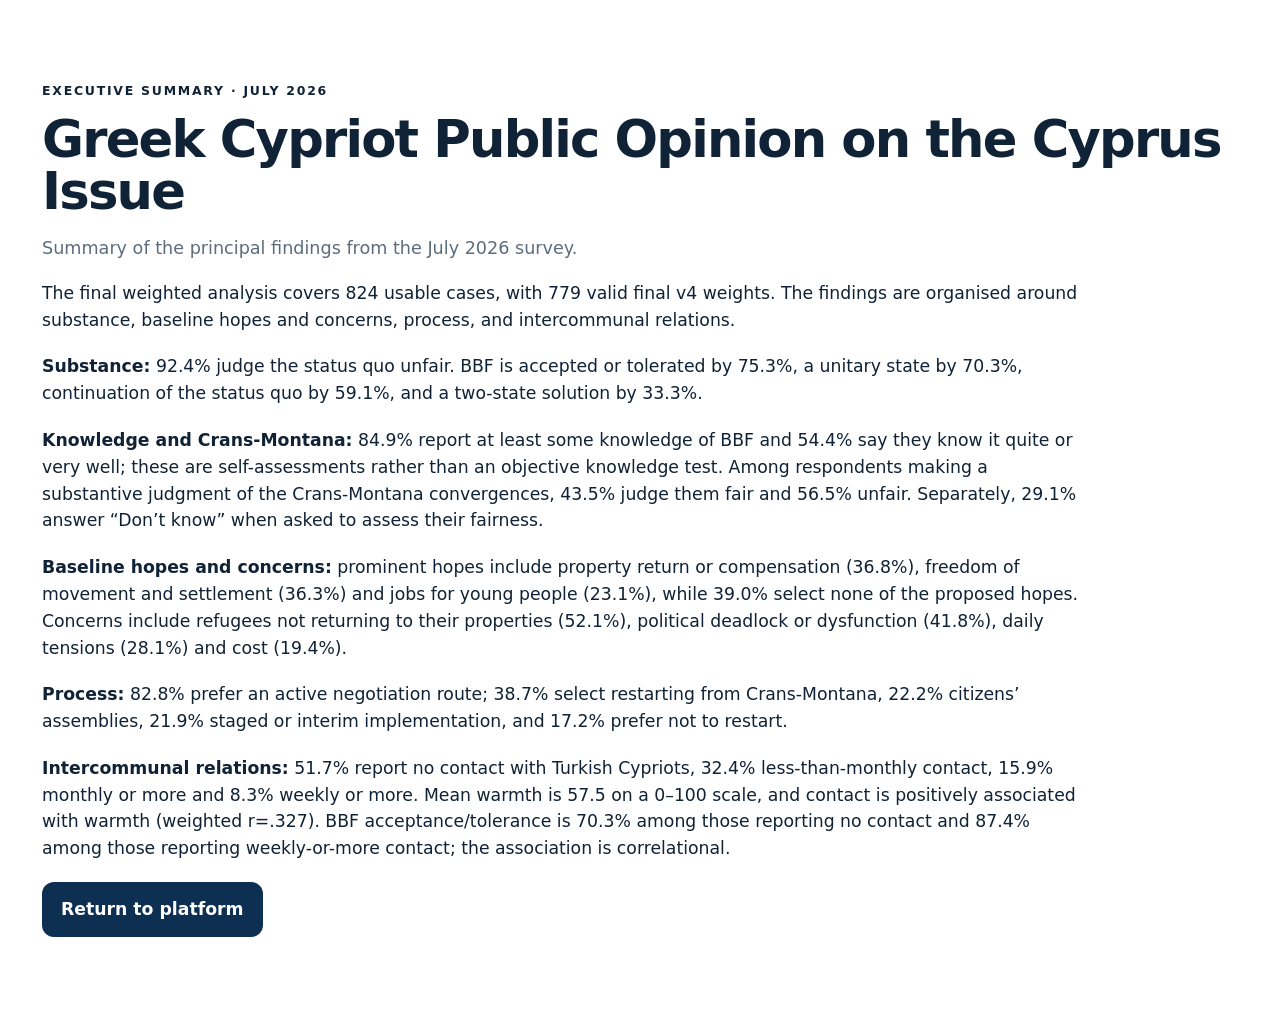
<file: reports/executive-summary.html>
<!doctype html><html><head><meta charset="utf-8"><meta name="viewport" content="width=device-width,initial-scale=1"><title>Executive Summary · July 2026</title><link rel="stylesheet" href="../assets/observatory-v5.css?v=20260810-public3"></head><body><main class="section"><div class="section-heading"><span class="kicker">Executive Summary · July 2026</span><h2>Greek Cypriot Public Opinion on the Cyprus Issue</h2><p>Summary of the principal findings from the July 2026 survey.</p></div><div class="report-copy"><p>The final weighted analysis covers 824 usable cases, with 779 valid final v4 weights. The findings are organised around substance, baseline hopes and concerns, process, and intercommunal relations.</p><p><strong>Substance:</strong> 92.4% judge the status quo unfair. BBF is accepted or tolerated by 75.3%, a unitary state by 70.3%, continuation of the status quo by 59.1%, and a two-state solution by 33.3%.</p><p><strong>Knowledge and Crans-Montana:</strong> 84.9% report at least some knowledge of BBF and 54.4% say they know it quite or very well; these are self-assessments rather than an objective knowledge test. Among respondents making a substantive judgment of the Crans-Montana convergences, 43.5% judge them fair and 56.5% unfair. Separately, 29.1% answer “Don’t know” when asked to assess their fairness.</p><p><strong>Baseline hopes and concerns:</strong> prominent hopes include property return or compensation (36.8%), freedom of movement and settlement (36.3%) and jobs for young people (23.1%), while 39.0% select none of the proposed hopes. Concerns include refugees not returning to their properties (52.1%), political deadlock or dysfunction (41.8%), daily tensions (28.1%) and cost (19.4%).</p><p><strong>Process:</strong> 82.8% prefer an active negotiation route; 38.7% select restarting from Crans-Montana, 22.2% citizens’ assemblies, 21.9% staged or interim implementation, and 17.2% prefer not to restart.</p><p><strong>Intercommunal relations:</strong> 51.7% report no contact with Turkish Cypriots, 32.4% less-than-monthly contact, 15.9% monthly or more and 8.3% weekly or more. Mean warmth is 57.5 on a 0–100 scale, and contact is positively associated with warmth (weighted r=.327). BBF acceptance/tolerance is 70.3% among those reporting no contact and 87.4% among those reporting weekly-or-more contact; the association is correlational.</p><p><a class="btn primary" href="../index.html">Return to platform</a></p></div></main></body></html>
</file>
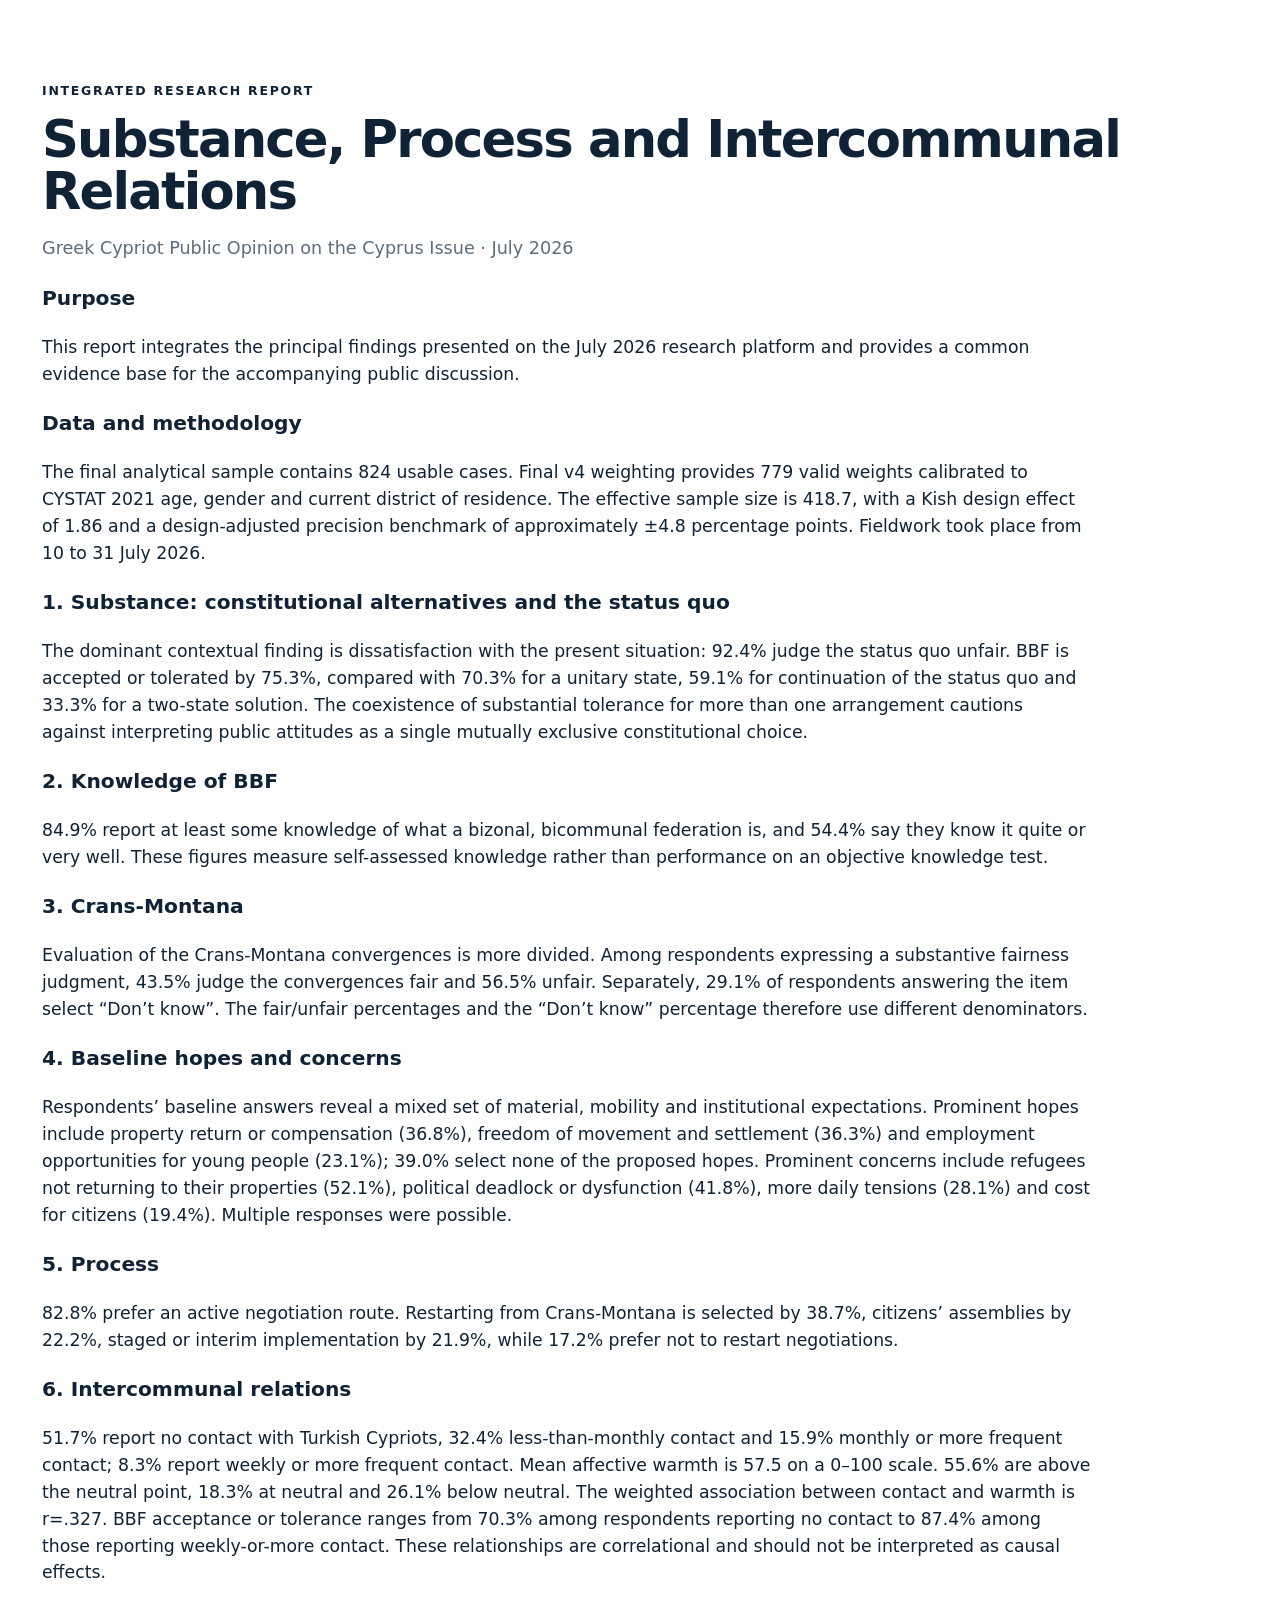
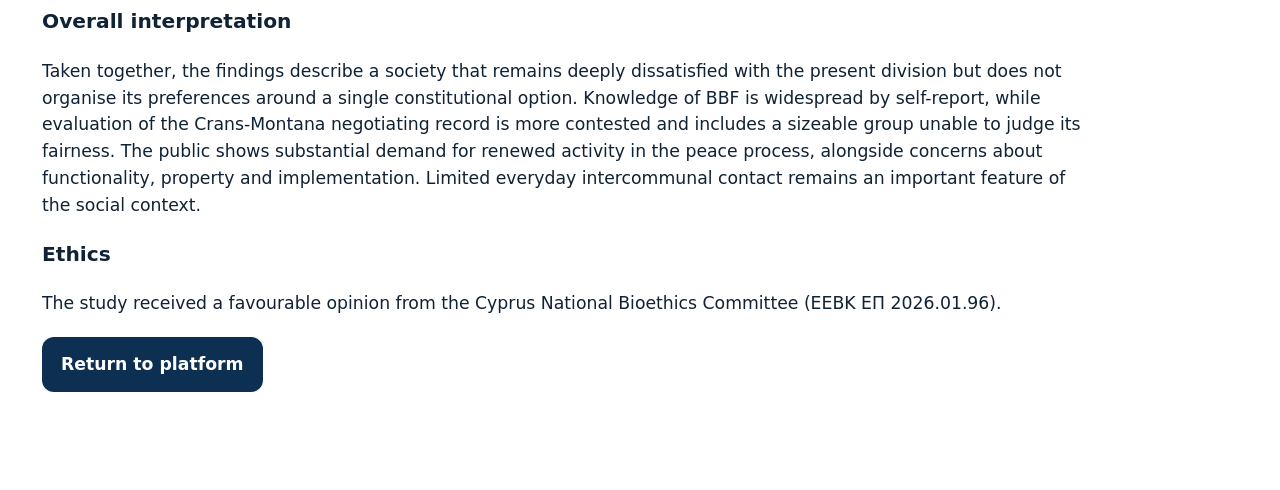
<file: reports/integrated-research-report.html>
<!doctype html><html><head><meta charset="utf-8"><meta name="viewport" content="width=device-width,initial-scale=1"><title>Integrated Research Report · July 2026</title><link rel="stylesheet" href="../assets/observatory-v5.css?v=20260810-public3"></head><body><main class="section"><div class="section-heading"><span class="kicker">Integrated Research Report</span><h2>Substance, Process and Intercommunal Relations</h2><p>Greek Cypriot Public Opinion on the Cyprus Issue · July 2026</p></div><div class="report-copy"><h3>Purpose</h3><p>This report integrates the principal findings presented on the July 2026 research platform and provides a common evidence base for the accompanying public discussion.</p><h3>Data and methodology</h3><p>The final analytical sample contains 824 usable cases. Final v4 weighting provides 779 valid weights calibrated to CYSTAT 2021 age, gender and current district of residence. The effective sample size is 418.7, with a Kish design effect of 1.86 and a design-adjusted precision benchmark of approximately ±4.8 percentage points. Fieldwork took place from 10 to 31 July 2026.</p><h3>1. Substance: constitutional alternatives and the status quo</h3><p>The dominant contextual finding is dissatisfaction with the present situation: 92.4% judge the status quo unfair. BBF is accepted or tolerated by 75.3%, compared with 70.3% for a unitary state, 59.1% for continuation of the status quo and 33.3% for a two-state solution. The coexistence of substantial tolerance for more than one arrangement cautions against interpreting public attitudes as a single mutually exclusive constitutional choice.</p><h3>2. Knowledge of BBF</h3><p>84.9% report at least some knowledge of what a bizonal, bicommunal federation is, and 54.4% say they know it quite or very well. These figures measure self-assessed knowledge rather than performance on an objective knowledge test.</p><h3>3. Crans-Montana</h3><p>Evaluation of the Crans-Montana convergences is more divided. Among respondents expressing a substantive fairness judgment, 43.5% judge the convergences fair and 56.5% unfair. Separately, 29.1% of respondents answering the item select “Don’t know”. The fair/unfair percentages and the “Don’t know” percentage therefore use different denominators.</p><h3>4. Baseline hopes and concerns</h3><p>Respondents’ baseline answers reveal a mixed set of material, mobility and institutional expectations. Prominent hopes include property return or compensation (36.8%), freedom of movement and settlement (36.3%) and employment opportunities for young people (23.1%); 39.0% select none of the proposed hopes. Prominent concerns include refugees not returning to their properties (52.1%), political deadlock or dysfunction (41.8%), more daily tensions (28.1%) and cost for citizens (19.4%). Multiple responses were possible.</p><h3>5. Process</h3><p>82.8% prefer an active negotiation route. Restarting from Crans-Montana is selected by 38.7%, citizens’ assemblies by 22.2%, staged or interim implementation by 21.9%, while 17.2% prefer not to restart negotiations.</p><h3>6. Intercommunal relations</h3><p>51.7% report no contact with Turkish Cypriots, 32.4% less-than-monthly contact and 15.9% monthly or more frequent contact; 8.3% report weekly or more frequent contact. Mean affective warmth is 57.5 on a 0–100 scale. 55.6% are above the neutral point, 18.3% at neutral and 26.1% below neutral. The weighted association between contact and warmth is r=.327. BBF acceptance or tolerance ranges from 70.3% among respondents reporting no contact to 87.4% among those reporting weekly-or-more contact. These relationships are correlational and should not be interpreted as causal effects.</p><h3>Overall interpretation</h3><p>Taken together, the findings describe a society that remains deeply dissatisfied with the present division but does not organise its preferences around a single constitutional option. Knowledge of BBF is widespread by self-report, while evaluation of the Crans-Montana negotiating record is more contested and includes a sizeable group unable to judge its fairness. The public shows substantial demand for renewed activity in the peace process, alongside concerns about functionality, property and implementation. Limited everyday intercommunal contact remains an important feature of the social context.</p><h3>Ethics</h3><p>The study received a favourable opinion from the Cyprus National Bioethics Committee (ΕΕΒΚ ΕΠ 2026.01.96).</p><p><a class="btn primary" href="../index.html">Return to platform</a></p></div></main></body></html>
</file>
<file: assets/observatory-v5.css>
:root{--navy:#153b60;--navy2:#0d2f52;--teal:#1f8f96;--ink:#102235;--muted:#5d6c7d;--line:#d8e0e8;--alt:#f4f7f9;--gold:#e7ad22;--radius:18px;--shadow:0 12px 30px rgba(12,36,60,.08)}*{box-sizing:border-box}html{scroll-behavior:smooth;scroll-padding-top:90px}body{margin:0;color:var(--ink);font-family:Inter,ui-sans-serif,system-ui,-apple-system,"Segoe UI",Arial,sans-serif;line-height:1.55}.site-header{position:sticky;top:0;z-index:50;background:var(--navy);color:#fff}.header-inner{max-width:1500px;margin:auto;min-height:70px;padding:8px 28px;display:flex;align-items:center;gap:28px}.brand{color:#fff;text-decoration:none;font-weight:900;white-space:nowrap}.primary-nav{display:flex;gap:18px;overflow-x:auto}.primary-nav a{color:#e8f0f6;text-decoration:none;font-size:.9rem;white-space:nowrap}.hero{background:linear-gradient(115deg,#123a60,#1e6f88 53%,#249a96);color:#fff;min-height:620px;display:flex;align-items:center}.hero-inner{max-width:1360px;margin:auto;padding:90px 48px}.eyebrow,.kicker,.chapter-number{font-size:.78rem;letter-spacing:.14em;text-transform:uppercase;font-weight:900}.hero h1{max-width:1250px;margin:.35em 0 .25em;font-size:clamp(3rem,6vw,6.6rem);line-height:.95;letter-spacing:-.05em}.hero-subtitle{font-size:clamp(1.4rem,2.3vw,2.3rem)}.hero-note{max-width:1050px;border-left:4px solid var(--gold);padding-left:18px;font-size:1.1rem}.hero-actions,.actions{display:flex;gap:14px;flex-wrap:wrap;margin-top:28px}.btn{display:inline-flex;padding:14px 19px;border-radius:12px;font-weight:850;text-decoration:none}.btn.primary{background:var(--navy2);color:#fff}.hero .btn.primary{background:#fff;color:var(--navy2)}.btn.secondary{border:1px solid rgba(255,255,255,.55);color:#fff}.btn.secondary.dark{border:1px solid var(--line);color:var(--navy2);background:#fff}.release-banner{background:#eef7f7;border-block:1px solid #cfe4e5;padding:18px 32px;display:flex;gap:25px;flex-wrap:wrap;justify-content:center;color:#244955}.section,.chapter{padding:78px 42px}.alt,.research{background:var(--alt)}.section-heading,.chapter-copy,.report-copy{max-width:1320px;margin:auto}.section-heading h2,.chapter h2{font-size:clamp(2.3rem,4vw,4.2rem);line-height:1.02;margin:.2em 0 .3em;letter-spacing:-.035em}.section-heading p,.chapter-copy>p{max-width:980px;color:var(--muted);font-size:1.1rem}.summary-grid{max-width:1320px;margin:30px auto;display:grid;grid-template-columns:repeat(4,1fr);gap:16px}.summary-grid article,.research-grid article{background:#fff;border:1px solid var(--line);border-radius:var(--radius);padding:22px;box-shadow:var(--shadow)}.summary-grid strong{display:block;font-size:2.2rem;color:var(--navy2)}.two-charts{display:grid;grid-template-columns:1fr 1fr;gap:20px;max-width:1320px}.figure{margin-top:34px;background:#fff;border:1px solid var(--line);border-radius:var(--radius);padding:26px;box-shadow:var(--shadow);overflow:hidden}.figure h3{margin:0 0 16px;font-size:1.25rem}.chart-svg{width:100%;height:auto;min-height:220px;display:block}.chart-svg text{fill:var(--ink);font-family:Inter,ui-sans-serif,system-ui,-apple-system,"Segoe UI",Arial,sans-serif;font-size:16px}.chart-svg .track{fill:#e7edf2}.chart-svg .value{fill:#1f6f8b}.chart-svg .pct{text-anchor:end;font-weight:800}.chart-note{max-width:1050px;color:var(--muted);font-size:.92rem}.key-findings{display:flex;flex-direction:column;justify-content:center}.big-stat{font-size:2.5rem;font-weight:900;color:var(--navy2);margin:12px 0}.big-stat span{display:block;font-size:.95rem;font-weight:600;color:var(--muted);margin-top:3px}.report{background:#fff}.report-copy{font-size:1.08rem}.report-copy p{max-width:1050px;margin:0 0 20px}.report>.actions{max-width:1320px;margin-inline:auto}.research-grid{max-width:1320px;margin:30px auto 0;display:grid;grid-template-columns:repeat(3,1fr);gap:18px}.research-grid article span{color:var(--teal);font-size:.76rem;letter-spacing:.1em;text-transform:uppercase;font-weight:900}.research-grid article strong{display:block;font-size:1.3rem;margin:9px 0}.research-grid p{color:var(--muted);margin:0}.download-grid{max-width:1320px;margin:30px auto;display:grid;grid-template-columns:repeat(4,1fr);gap:16px}.download-grid a{display:flex;flex-direction:column;min-height:125px;border:1px solid var(--line);border-radius:var(--radius);padding:22px;text-decoration:none;color:var(--ink);box-shadow:var(--shadow);background:#fff}.download-grid span{font-size:.75rem;text-transform:uppercase;letter-spacing:.1em;color:var(--teal);font-weight:900}.download-grid strong{margin-top:10px}footer{background:var(--navy2);color:#fff;padding:42px}.footer-grid{max-width:1320px;margin:auto;display:grid;grid-template-columns:repeat(4,1fr);gap:24px}.footer-grid p{color:#d9e5ed;font-size:.9rem}@media(max-width:950px){.header-inner{flex-wrap:wrap}.primary-nav{order:3;width:100%;padding-bottom:8px}.summary-grid,.research-grid,.download-grid{grid-template-columns:repeat(2,1fr)}.two-charts{grid-template-columns:1fr}}@media(max-width:650px){.hero-inner{padding:65px 24px}.section,.chapter{padding:58px 22px}.summary-grid,.research-grid,.download-grid,.footer-grid{grid-template-columns:1fr}.chart-svg text{font-size:18px}.brand{font-size:.9rem}}
</file>
